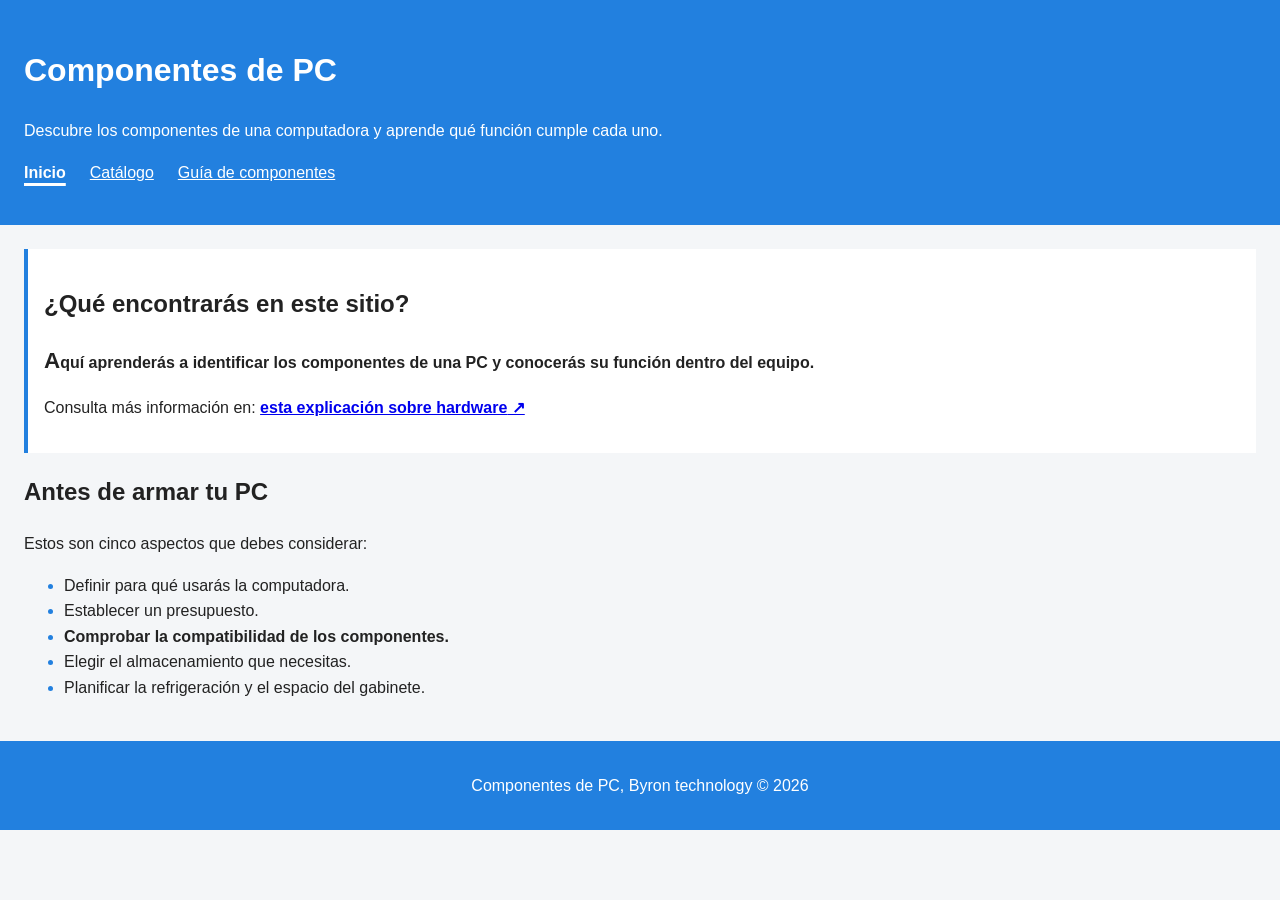
<file: index.html>
<!DOCTYPE html>
<html lang="es">

<head>
    <meta charset="UTF-8">
    <meta name="viewport" content="width=device-width, initial-scale=1.0">
    <title>Componentes de PC | Inicio</title>
    <link rel="stylesheet" href="css/styles.css">
    <style>
        section.presentacion {
            background-color: var(--color-superficie);
            border-left: 4px solid var(--color-principal);
            padding: 16px;
        }
    </style>
</head>

<body>
    <header>
        <h1>Componentes de PC</h1>
        <p>Descubre los componentes de una computadora y aprende qué función cumple cada uno.</p>
        <nav>
            <ul>
                <li><a href="index.html" aria-current="page">Inicio</a></li>
                <li><a href="catalogo.html">Catálogo</a></li>
                <li><a href="guia.html">Guía de componentes</a></li>
            </ul>
        </nav>
    </header>
    <main>
        <section class="presentacion">
            <h2>¿Qué encontrarás en este sitio?</h2>
            <p>Aquí aprenderás a identificar los componentes de una PC y conocerás su función dentro del equipo.</p>
            <p>
                Consulta más información en:
                <a href="https://es.wikipedia.org/wiki/Hardware">esta explicación sobre hardware</a>
            </p>
        </section>
        <section>
            <h2>Antes de armar tu PC</h2>
            <p>Estos son cinco aspectos que debes considerar:</p>
            <ul>
                <li>Definir para qué usarás la computadora.</li>
                <li>Establecer un presupuesto.</li>
                <li style="font-weight:bold;"> 
                Comprobar la compatibilidad de los componentes.</li>
                <li>Elegir el almacenamiento que necesitas.</li>
                <li>Planificar la refrigeración y el espacio del gabinete.</li>
            </ul>
        </section>
    </main>
    <footer>
        <p>Componentes de PC, Byron technology © 2026</p>
    </footer>
</body>

</html>
</file>
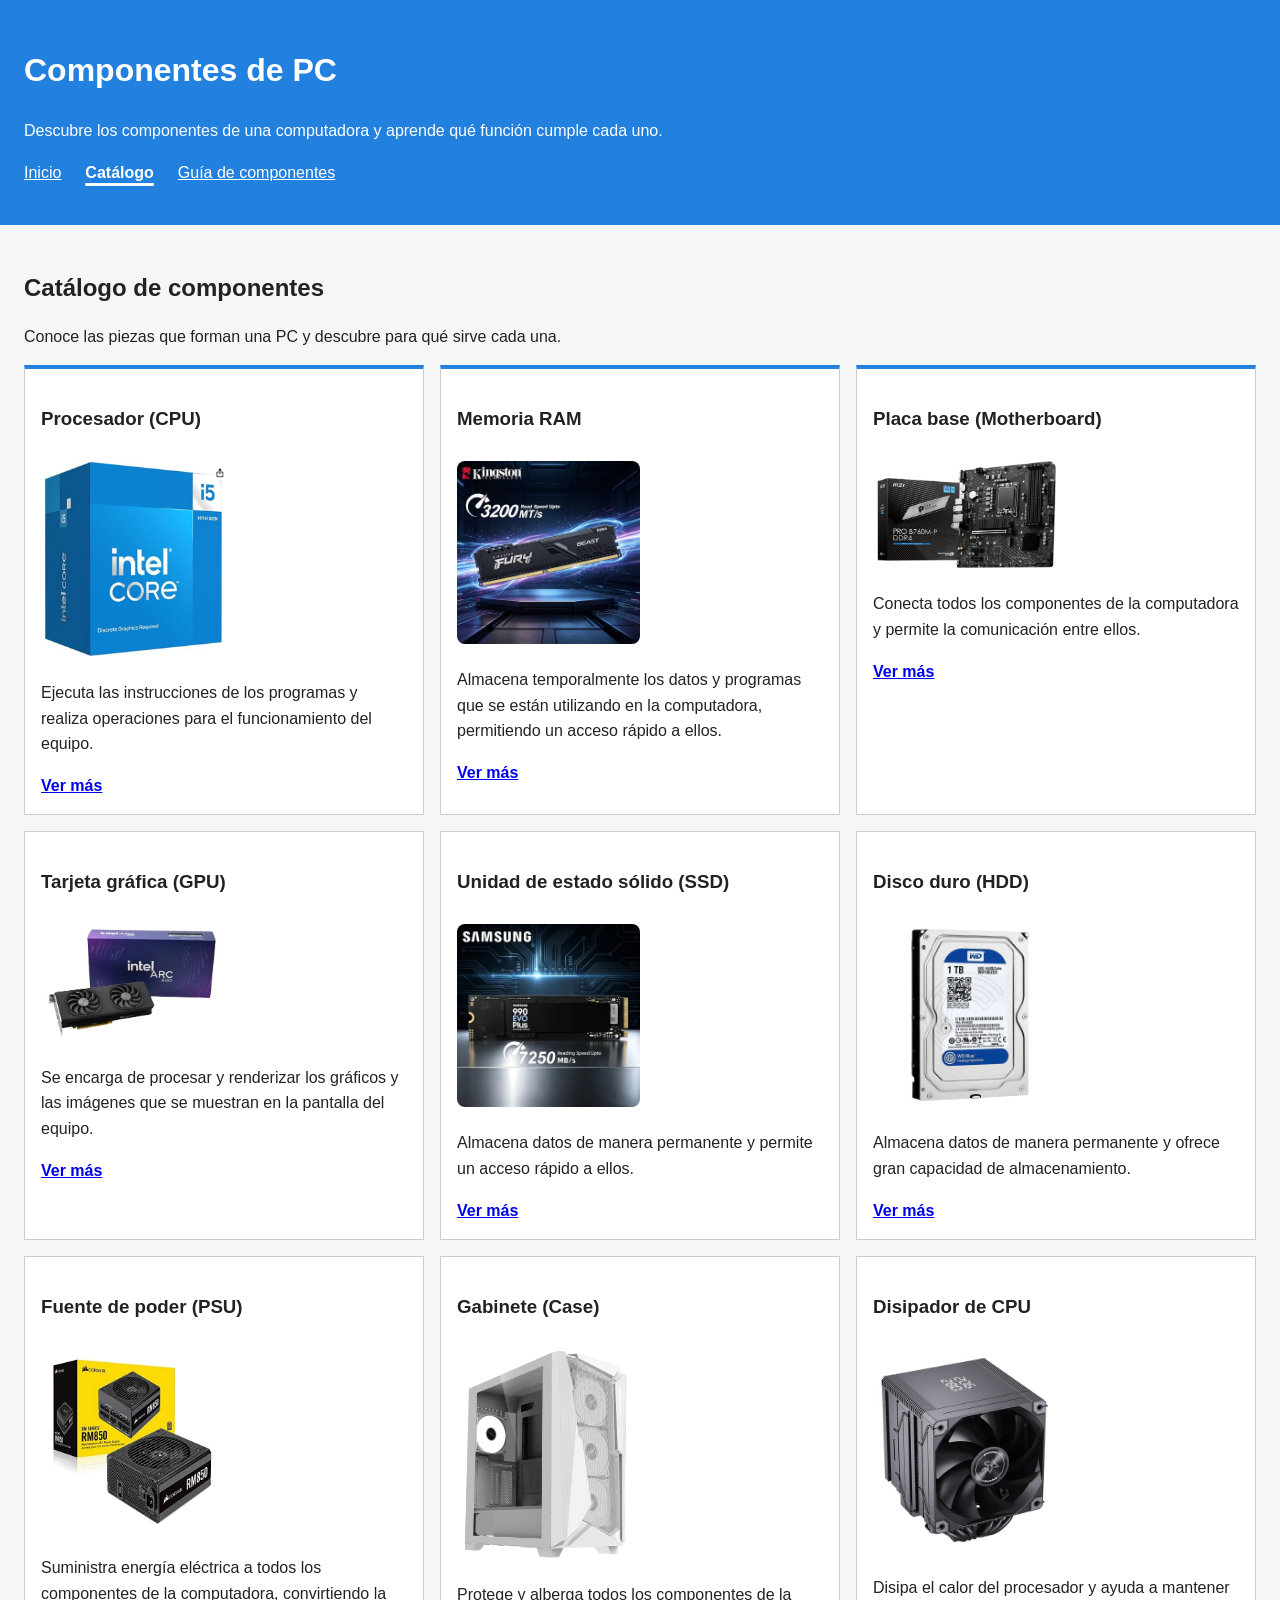
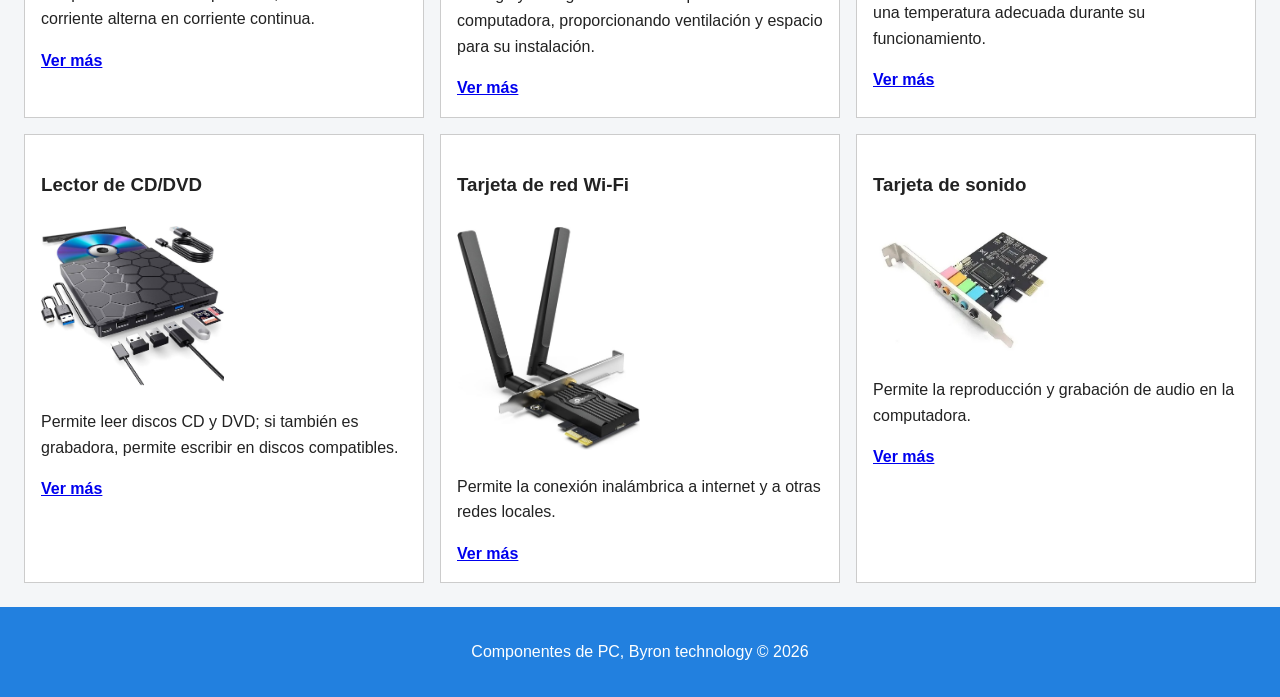
<file: catalogo.html>
<!DOCTYPE html>
<html lang="es">

<head>
    <meta charset="UTF-8">
    <meta name="viewport" content="width=device-width, initial-scale=1.0">
    <title>Componentes de PC | Catálogo</title>
    <link rel="stylesheet" href="css/styles.css">
</head>

<body>
    <header>
        <h1>Componentes de PC</h1>
        <p>Descubre los componentes de una computadora y aprende qué función cumple cada uno.</p>
        <nav>
            <ul>
                <li><a href="index.html">Inicio</a></li>
                <li><a href="catalogo.html" aria-current="page">Catálogo</a></li>
                <li><a href="guia.html">Guía de componentes</a></li>
            </ul>
        </nav>
    </header>
    <main>
        <section>
            <h2 id="titulo-catalogo">Catálogo de componentes</h2>
            <p>Conoce las piezas que forman una PC y descubre para qué sirve cada una.</p>
            <div class="rejilla">
            <article>
                <h3>Procesador (CPU)</h3>
                <img src="img/procesador.jpg" alt="Procesador de computadora">
                <p>Ejecuta las instrucciones de los programas y realiza operaciones para el funcionamiento del equipo.
                </p>
                <a href="guia.html#procesador">Ver más</a>
            </article>
            <article>
                <h3>Memoria RAM</h3>
                <img src="img/ram.jpg" alt="Memoria RAM de computadora">
                <p>Almacena temporalmente los datos y programas que se están utilizando en la computadora, permitiendo
                    un acceso rápido a ellos.</p>
                <a href="guia.html#memoria-ram"> Ver más</a>
            </article>
            <article>
                <h3>Placa base (Motherboard)</h3>
                <img src="img/placa%20base.jpg" alt="Placa base de computadora">
                <p>Conecta todos los componentes de la computadora y permite la comunicación entre ellos.</p>
                <a href="guia.html#placa-base">Ver más</a>
            </article>
            <article>
                <h3>Tarjeta gráfica (GPU)</h3>
                <img src="img/tarjeta%20grafica.jpg" alt="Tarjeta gráfica de computadora">
                <p>Se encarga de procesar y renderizar los gráficos y las imágenes que se muestran en la pantalla del
                    equipo.</p>
                <a href="guia.html#tarjeta-grafica">Ver más</a>
            </article>
            <article>
                <h3>Unidad de estado sólido (SSD)</h3>
                <img src="img/ssd.jpg" alt="Unidad de estado sólido de computadora">
                <p>Almacena datos de manera permanente y permite un acceso rápido a ellos.</p>
                <a href="guia.html#ssd">Ver más</a>
            </article>
            <article>
                <h3>Disco duro (HDD)</h3>
                <img src="img/hdd.jpg" alt="Disco duro de computadora">
                <p>Almacena datos de manera permanente y ofrece gran capacidad de almacenamiento.</p>
                <a href="guia.html#hdd">Ver más</a>
            </article>
            <article>
                <h3>Fuente de poder (PSU)</h3>
                <img src="img/fuente%20de%20poder.jpg" alt="Fuente de poder de computadora">
                <p>Suministra energía eléctrica a todos los componentes de la computadora, convirtiendo la corriente
                    alterna en corriente continua.</p>
                <a href="guia.html#fuente-de-poder">Ver más</a>
            </article>
            <article>
                <h3>Gabinete (Case)</h3>
                <img src="img/gabinete.jpg" alt="Gabinete de computadora">
                <p>Protege y alberga todos los componentes de la computadora, proporcionando ventilación y espacio para
                    su instalación. </p>
                <a href="guia.html#gabinete">Ver más</a>
            </article>
            <article>
                <h3>Disipador de CPU</h3>
                <img src="img/disipador%20cpu.jpg" alt="Disipador de CPU">
                <p>Disipa el calor del procesador y ayuda a mantener una temperatura adecuada durante su funcionamiento.</p>
                <a href="guia.html#disipador-cpu">Ver más</a>
            </article>
            <article>
                <h3>Lector de CD/DVD</h3>
                <img src="img/lector%20cd.jpg" alt="Lector de CD/DVD">
                <p>Permite leer discos CD y DVD; si también es grabadora, permite escribir en discos compatibles.</p>
                <a href="guia.html#lector-de-cd-dvd">Ver más</a>
            </article>
            <article>
                <h3>Tarjeta de red Wi-Fi</h3>
                <img src="img/tarjeta%20de%20wifi.jpg" alt="Tarjeta de red Wi-Fi">
                <p>Permite la conexión inalámbrica a internet y a otras redes locales.</p>
                <a href="guia.html#tarjeta-de-red-wifi">Ver más</a>
            </article>
            <article>
                <h3>Tarjeta de sonido</h3>
                <img src="img/tarjeta%20de%20sonido.jpg" alt="Tarjeta de sonido">
                <p>Permite la reproducción y grabación de audio en la computadora.</p>
                <a href="guia.html#tarjeta-de-sonido">Ver más</a>
            </article>
        </div>
        </section>
    </main>
    <footer>
        <p>Componentes de PC, Byron technology © 2026</p>
    </footer>
</body>

</html>
</file>
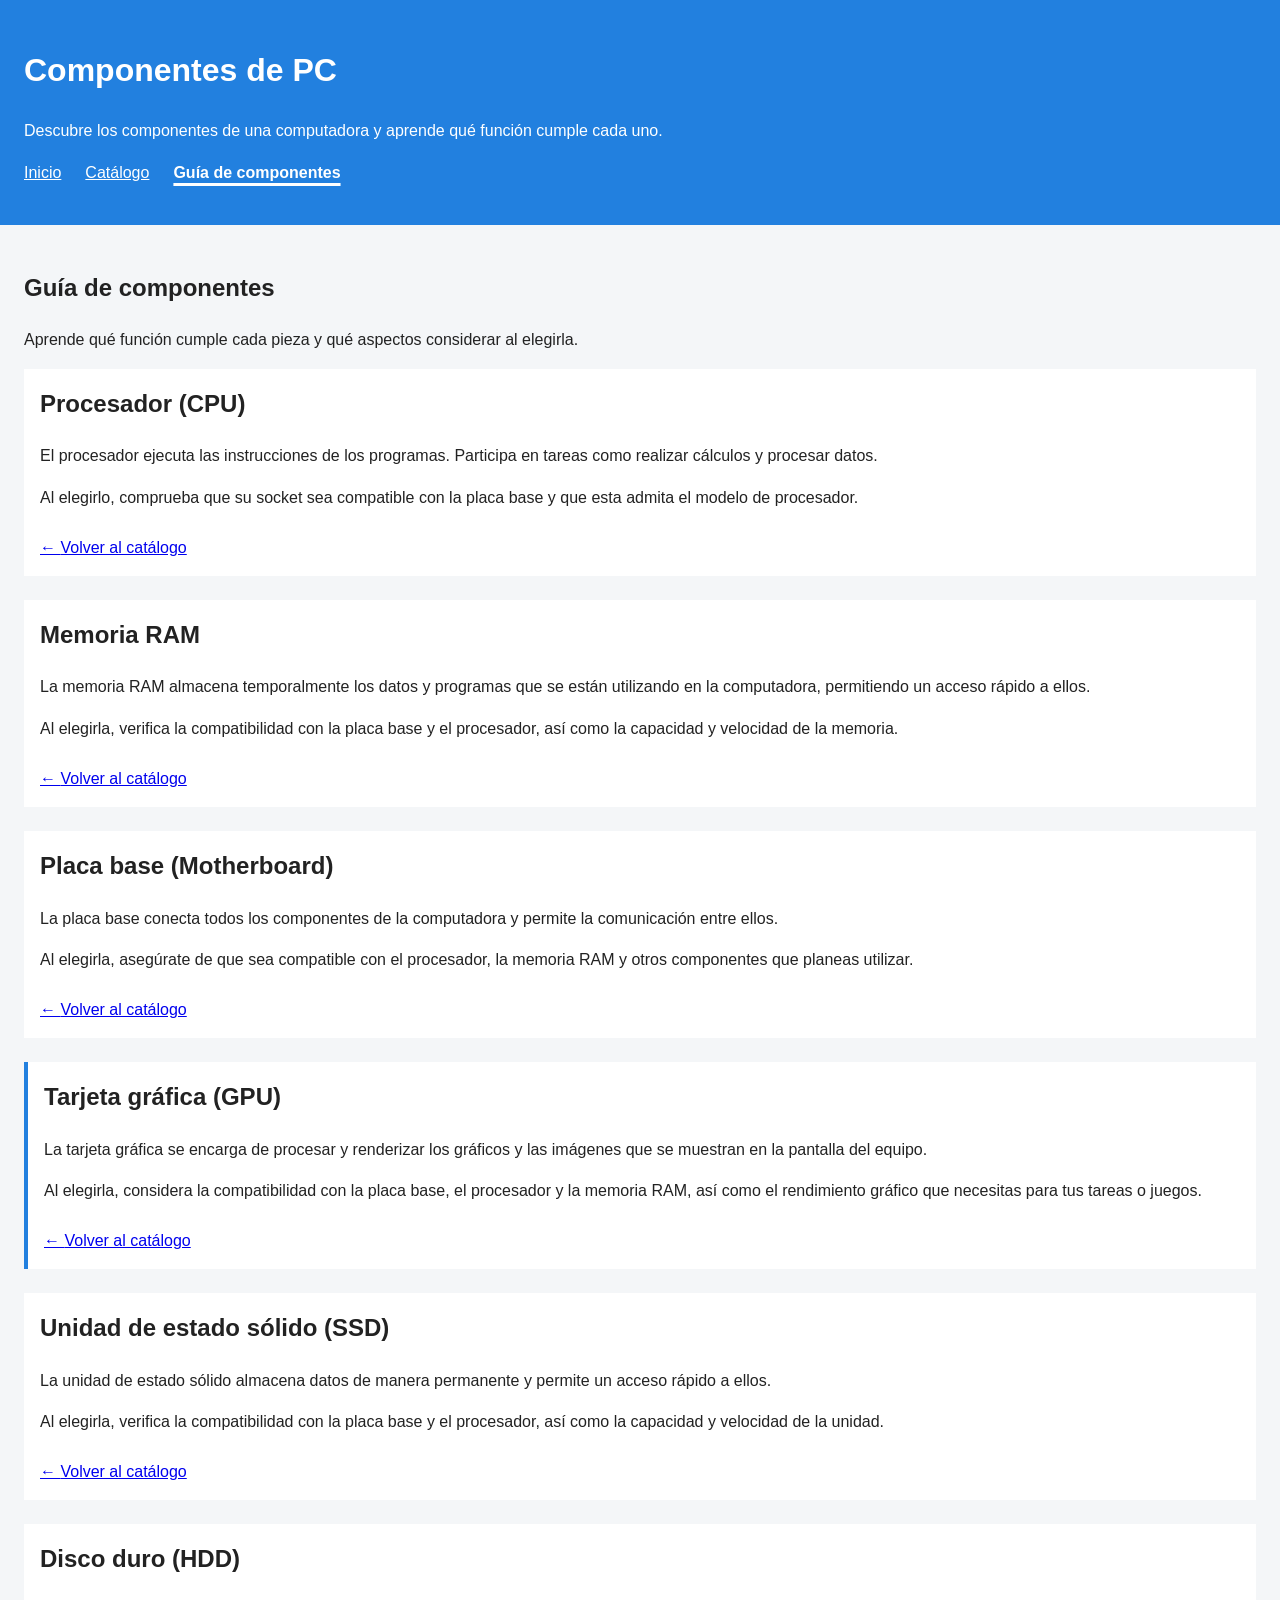
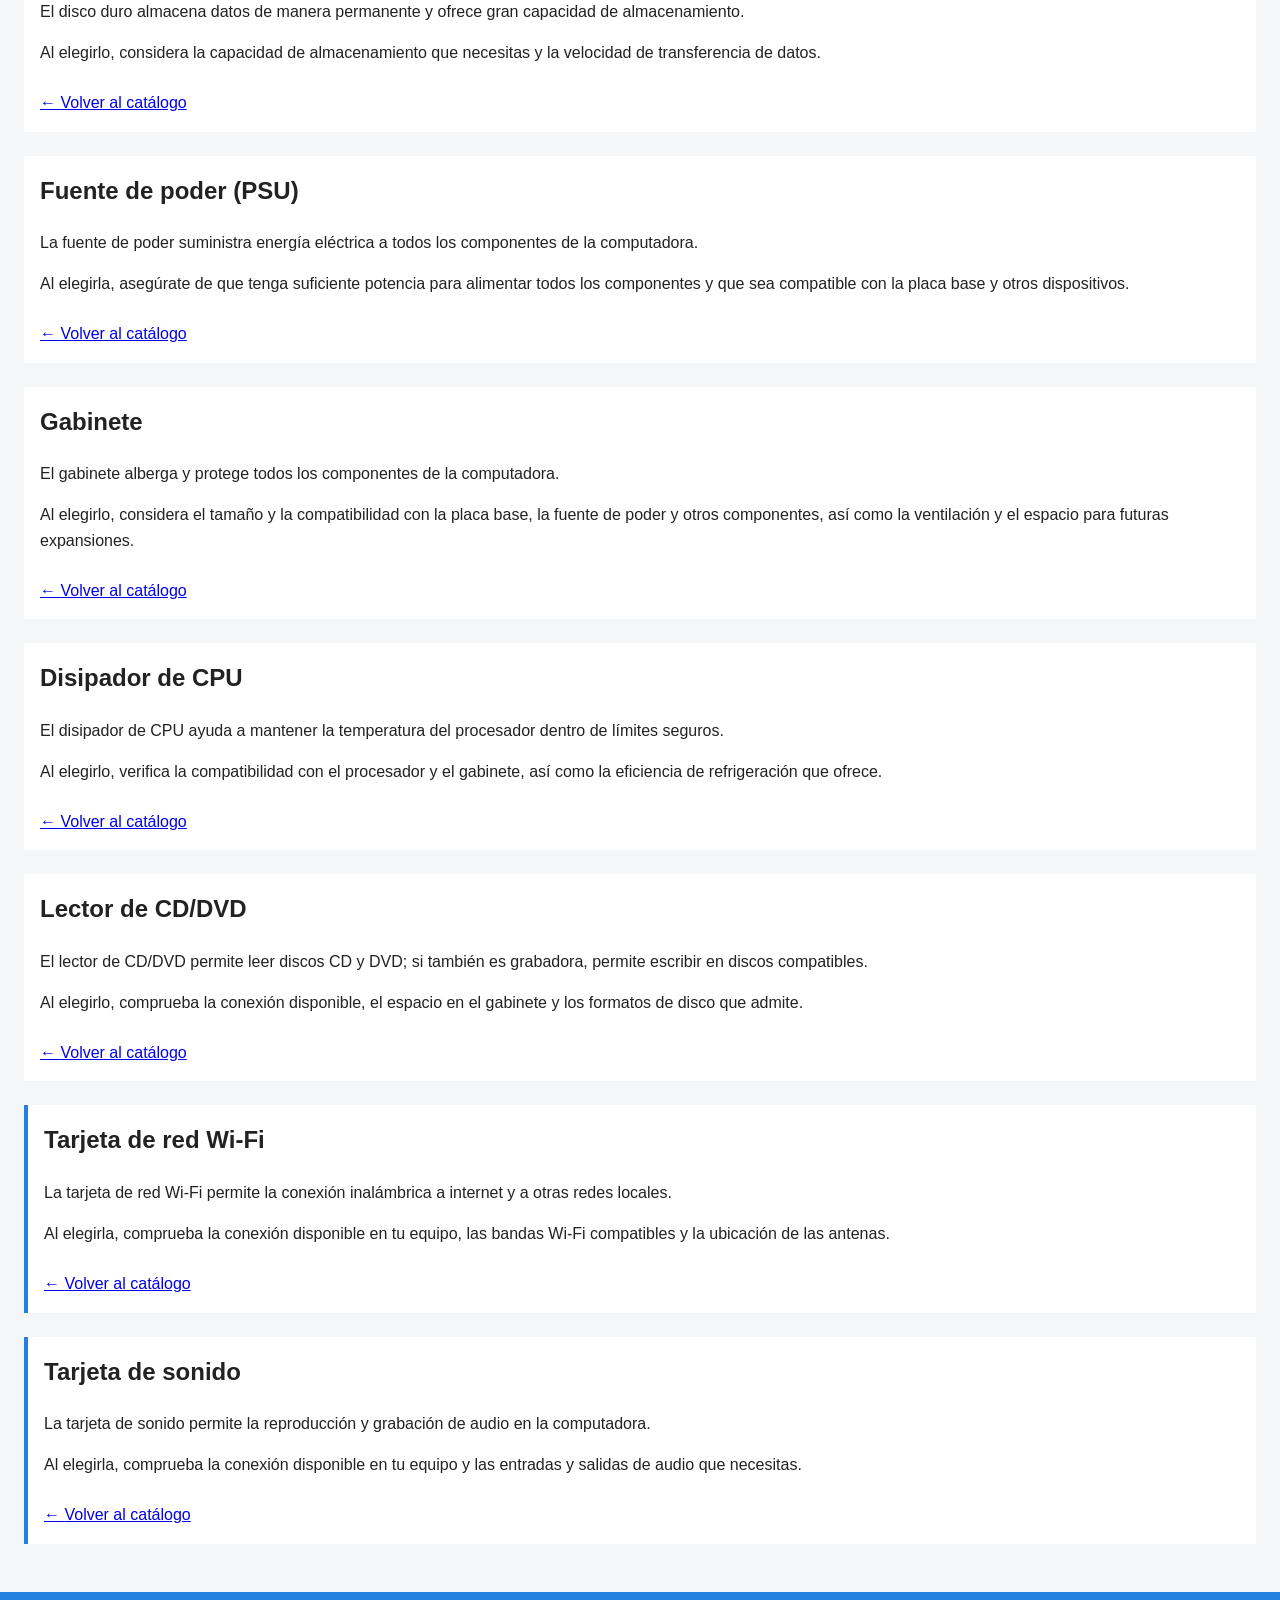
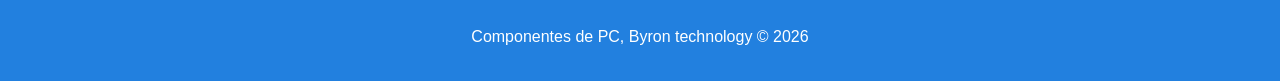
<file: guia.html>
<!DOCTYPE html>
<html lang="es">

<head>
    <meta charset="UTF-8">
    <meta name="viewport" content="width=device-width, initial-scale=1.0">
    <title>Componentes de PC | Guía de componentes</title>
    <link rel="stylesheet" href="css/styles.css">
</head>

<body>
    <header>
        <h1>Componentes de PC</h1>
        <p>Descubre los componentes de una computadora y aprende qué función cumple cada uno.</p>
        <nav>
            <ul>
                <li><a href="index.html">Inicio</a></li>
                <li><a href="catalogo.html">Catálogo</a></li>
                <li><a href="guia.html" aria-current="page">Guía de componentes</a></li>
            </ul>
        </nav>
    </header>
    <main>
        <section>
            <h2>Guía de componentes</h2>
            <p>Aprende qué función cumple cada pieza y qué aspectos considerar al elegirla.</p>
        </section>

        <section id="procesador">
            <h2>Procesador (CPU)</h2>
            <p>El procesador ejecuta las instrucciones de los programas. Participa en tareas como realizar cálculos y
                procesar datos.</p>
            <p>Al elegirlo, comprueba que su socket sea compatible con la placa base y que esta admita el modelo de
                procesador.</p>
            <a href="catalogo.html">Volver al catálogo</a>
        </section>
        <section id="memoria-ram">
            <h2>Memoria RAM</h2>
            <p>La memoria RAM almacena temporalmente los datos y programas que se están utilizando en la computadora,
                permitiendo un acceso rápido a ellos.</p>
            <p>Al elegirla, verifica la compatibilidad con la placa base y el procesador, así como la capacidad y
                velocidad
                de la memoria.</p>
            <a href="catalogo.html">Volver al catálogo</a>
        </section>
        <section id="placa-base">
            <h2>Placa base (Motherboard)</h2>
            <p>La placa base conecta todos los componentes de la computadora y permite la comunicación entre ellos.</p>
            <p>Al elegirla, asegúrate de que sea compatible con el procesador, la memoria RAM y otros componentes que
                planeas utilizar.</p>
            <a href="catalogo.html">Volver al catálogo</a>
        </section>
        <section id="tarjeta-grafica">
            <h2>Tarjeta gráfica (GPU)</h2>
            <p>La tarjeta gráfica se encarga de procesar y renderizar los gráficos y las imágenes que se muestran en la
                pantalla del equipo.</p>
            <p>Al elegirla, considera la compatibilidad con la placa base, el procesador y la memoria RAM, así como el
                rendimiento gráfico que necesitas para tus tareas o juegos.</p>
            <a href="catalogo.html">Volver al catálogo</a>
        </section>
        <section id="ssd">
            <h2>Unidad de estado sólido (SSD)</h2>
            <p>La unidad de estado sólido almacena datos de manera permanente y permite un acceso rápido a ellos.</p>
            <p>Al elegirla, verifica la compatibilidad con la placa base y el procesador, así como la capacidad y
                velocidad
                de la unidad.</p>
            <a href="catalogo.html">Volver al catálogo</a>
        </section>
        <section id="hdd">
            <h2>Disco duro (HDD)</h2>
            <p>El disco duro almacena datos de manera permanente y ofrece gran capacidad de almacenamiento.</p>
            <p>Al elegirlo, considera la capacidad de almacenamiento que necesitas y la velocidad de transferencia de
                datos.</p>
            <a href="catalogo.html">Volver al catálogo</a>
        </section>
        <section id="fuente-de-poder">
            <h2>Fuente de poder (PSU)</h2>
            <p>La fuente de poder suministra energía eléctrica a todos los componentes de la computadora.</p>
            <p>Al elegirla, asegúrate de que tenga suficiente potencia para alimentar todos los componentes y que sea
                compatible con la placa base y otros dispositivos.</p>
            <a href="catalogo.html">Volver al catálogo</a>
        </section>
        <section id="gabinete">
            <h2>Gabinete</h2>
            <p>El gabinete alberga y protege todos los componentes de la computadora.</p>
            <p>Al elegirlo, considera el tamaño y la compatibilidad con la placa base, la fuente de poder y otros
                componentes, así como la ventilación y el espacio para futuras expansiones.</p>
            <a href="catalogo.html">Volver al catálogo</a>
        </section>
        <section id="disipador-cpu">
            <h2>Disipador de CPU</h2>
            <p>El disipador de CPU ayuda a mantener la temperatura del procesador dentro de límites seguros.</p>
            <p>Al elegirlo, verifica la compatibilidad con el procesador y el gabinete, así como la eficiencia de
                refrigeración que ofrece.</p>
            <a href="catalogo.html">Volver al catálogo</a>
        </section>
        <section id="lector-de-cd-dvd">
            <h2>Lector de CD/DVD</h2>
            <p>El lector de CD/DVD permite leer discos CD y DVD; si también es grabadora, permite escribir en discos compatibles.</p>
            <p>Al elegirlo, comprueba la conexión disponible, el espacio en el gabinete y los formatos de disco que admite.</p>
            <a href="catalogo.html">Volver al catálogo</a>
        </section>
        <section id="tarjeta-de-red-wifi">
            <h2>Tarjeta de red Wi-Fi</h2>
            <p>La tarjeta de red Wi-Fi permite la conexión inalámbrica a internet y a otras redes locales.</p>
            <p>Al elegirla, comprueba la conexión disponible en tu equipo, las bandas Wi-Fi compatibles y la ubicación de las antenas.</p>
            <a href="catalogo.html">Volver al catálogo</a>
        </section>
        <section id="tarjeta-de-sonido">
            <h2>Tarjeta de sonido</h2>
            <p>La tarjeta de sonido permite la reproducción y grabación de audio en la computadora.</p>
            <p>Al elegirla, comprueba la conexión disponible en tu equipo y las entradas y salidas de audio que necesitas.</p>
            <a href="catalogo.html">Volver al catálogo</a>
        </section>
    </main>
    <footer>
        <p>Componentes de PC, Byron technology © 2026</p>
    </footer>
</body>

</html>
</file>
<file: css/styles.css>
:root {
    --color-principal: #2280df;
    --color-fondo: #f4f6f8;
    --color-texto: #222222;
    --color-superficie: #ffffff;
}
* {
    box-sizing: border-box;
}
body {
    font-family: Arial, sans-serif;
    background-color: var(--color-fondo);
    color: var(--color-texto);
    line-height: 1.6;
    margin: 0;
}
header {
    background-color: var(--color-principal);
    color: #ffffff;
    padding: 24px;
}
nav a:link,
nav a:visited {
    color: #ffffff;
}
main {
    padding: 24px;
}
img {
    max-width: 50%;
    height: auto;
}
.rejilla > article {
    background-color: var(--color-superficie);
    padding: 16px;
    border: 1px solid #cccccc;
}
.rejilla {
    display: grid;
    grid-template-columns: minmax(0, 1fr);
    gap: 16px;
}
nav ul {
 display: flex;
 gap: 24px;
 flex-wrap: wrap;
 list-style: none;
 padding: 0;
}
@media (min-width: 768px) {
    .rejilla {
        grid-template-columns: repeat(2, minmax(0, 1fr));
    }
}
@media (min-width: 1024px) {
    .rejilla {
        grid-template-columns: repeat(3, minmax(0, 1fr));
    }
}
footer {
    background-color: var(--color-principal);
    color: #ffffff;
    text-align: center;
    padding: 16px;
}
nav a:hover,
nav a:focus {
    color: #222222;
}
.rejilla h3 + img {
    margin-top: 8px;
}
.rejilla h3 ~ a {
    font-weight: bold;
}
a[href^="https://"] {
font-weight: bold;
}
a[href^="https://"]::after {
    content: " ↗";
}
section[id] {
    background-color: var(--color-superficie);
    padding: 16px;
    margin-bottom: 24px;
    scroll-margin-top: 24px;
}

section[id] > h2:first-child {
    margin-top: 0;
}

section[id]:target {
    outline: 3px solid var(--color-principal);
}
nav a[aria-current="page"] {
    font-weight: bold;
    text-decoration-thickness: 3px;
    text-underline-offset: 5px;
}

nav a:active {
    color: var(--color-texto);
}
main li::marker {
    color: var(--color-principal);
    font-weight: bold;
}

section[id] > a:last-child {
    display: inline-block;
    margin-top: 8px;
}

::selection {
    background-color: #ffdf80;
    color: var(--color-texto);
}

#titulo-catalogo {
    margin-bottom: 8px;
}

img[src$=".jpg"] {
    border-radius: 8px;
}
.rejilla > article:nth-child(-n + 3) {
    border-top: 4px solid var(--color-principal);
}

section[id*="tarjeta"] {
    border-left: 4px solid var(--color-principal);
}
section[id] > a:last-child::before {
    content: "← ";
}

.presentacion h2 + p::first-line {
    font-weight: bold;
}

.presentacion h2 + p::first-letter {
    font-size: 1.4em;
}
</file>
